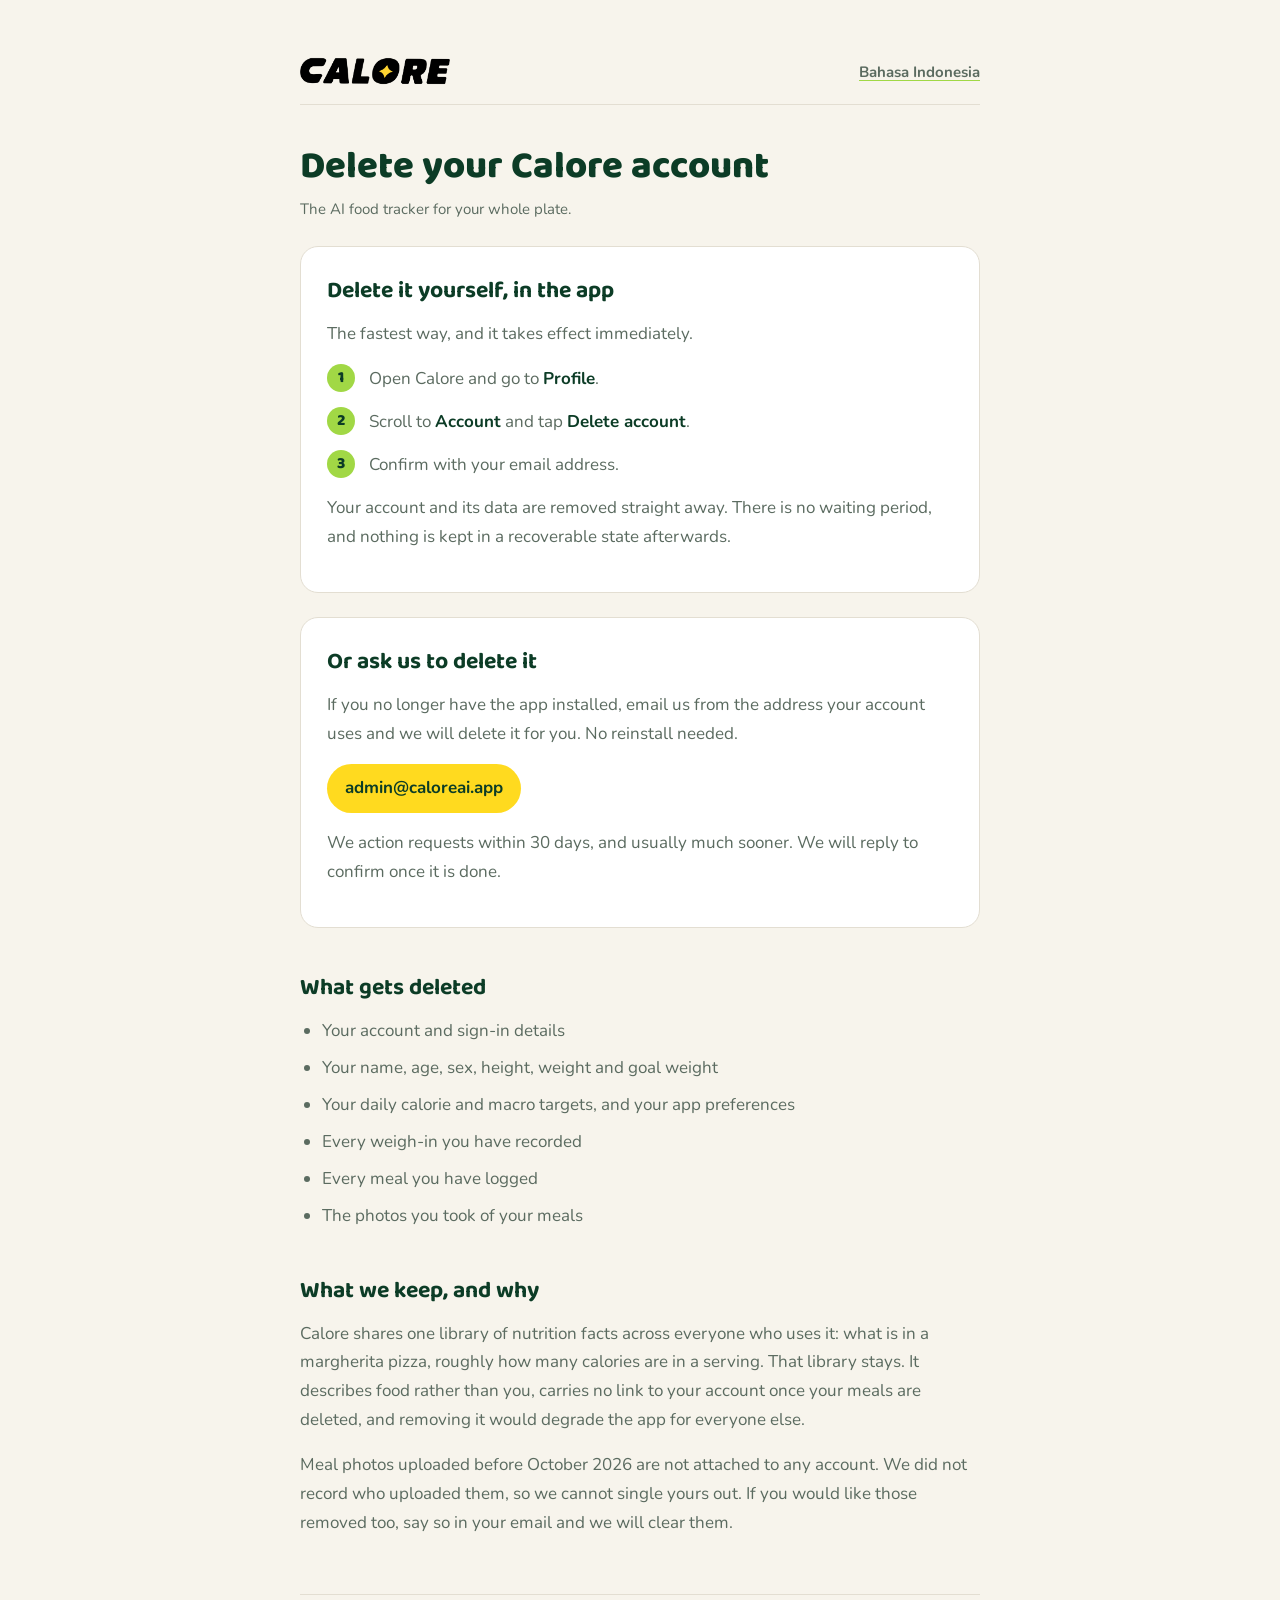
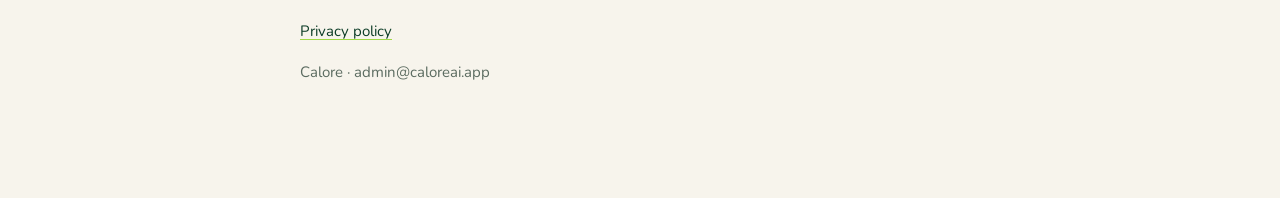
<file: delete-account/index.html>
<!DOCTYPE html>
<html lang="en">
<head>
<meta charset="utf-8">
<meta name="viewport" content="width=device-width, initial-scale=1">
<title>Delete your Calore account</title>
<meta name="description" content="How to delete your Calore account and all the data stored with it.">
<link rel="stylesheet" href="../style.css">
</head>
<body>
<main>
  <header><a class="wordmark" href="/privacy/"><img src="../calore-wordmark.png" alt="Calore"></a><a class="lang" href="../hapus-akun/">Bahasa Indonesia</a></header>

  <h1>Delete your Calore account</h1>
  <p class="updated">The AI food tracker for your whole plate.</p>

  <div class="card">
    <h2>Delete it yourself, in the app</h2>
    <p>The fastest way, and it takes effect immediately.</p>
    <ol class="steps">
      <li>Open Calore and go to <strong>Profile</strong>.</li>
      <li>Scroll to <strong>Account</strong> and tap <strong>Delete account</strong>.</li>
      <li>Confirm with your email address.</li>
    </ol>
    <p>Your account and its data are removed straight away. There is no waiting
      period, and nothing is kept in a recoverable state afterwards.</p>
  </div>

  <div class="card">
    <h2>Or ask us to delete it</h2>
    <p>If you no longer have the app installed, email us from the address your
      account uses and we will delete it for you. No reinstall needed.</p>
    <p><a class="email" href="mailto:admin@caloreai.app?subject=Delete%20my%20Calore%20account">admin@caloreai.app</a></p>
    <p>We action requests within 30 days, and usually much sooner. We will
      reply to confirm once it is done.</p>
  </div>

  <h2>What gets deleted</h2>
  <ul>
    <li>Your account and sign-in details</li>
    <li>Your name, age, sex, height, weight and goal weight</li>
    <li>Your daily calorie and macro targets, and your app preferences</li>
    <li>Every weigh-in you have recorded</li>
    <li>Every meal you have logged</li>
    <li>The photos you took of your meals</li>
  </ul>

  <h2>What we keep, and why</h2>
  <p>Calore shares one library of nutrition facts across everyone who uses it:
    what is in a margherita pizza, roughly how many calories are in a serving.
    That library stays. It describes food rather than you, carries no link to
    your account once your meals are deleted, and removing it would degrade the
    app for everyone else.</p>
  <p>Meal photos uploaded before October 2026 are not attached to any account.
    We did not record who uploaded them, so we cannot single yours out. If you
    would like those removed too, say so in your email and we will clear them.</p>

  <footer>
    <p><a href="../privacy/">Privacy policy</a></p>
    <p>Calore · admin@caloreai.app</p>
  </footer>
</main>
</body>
</html>
</file>
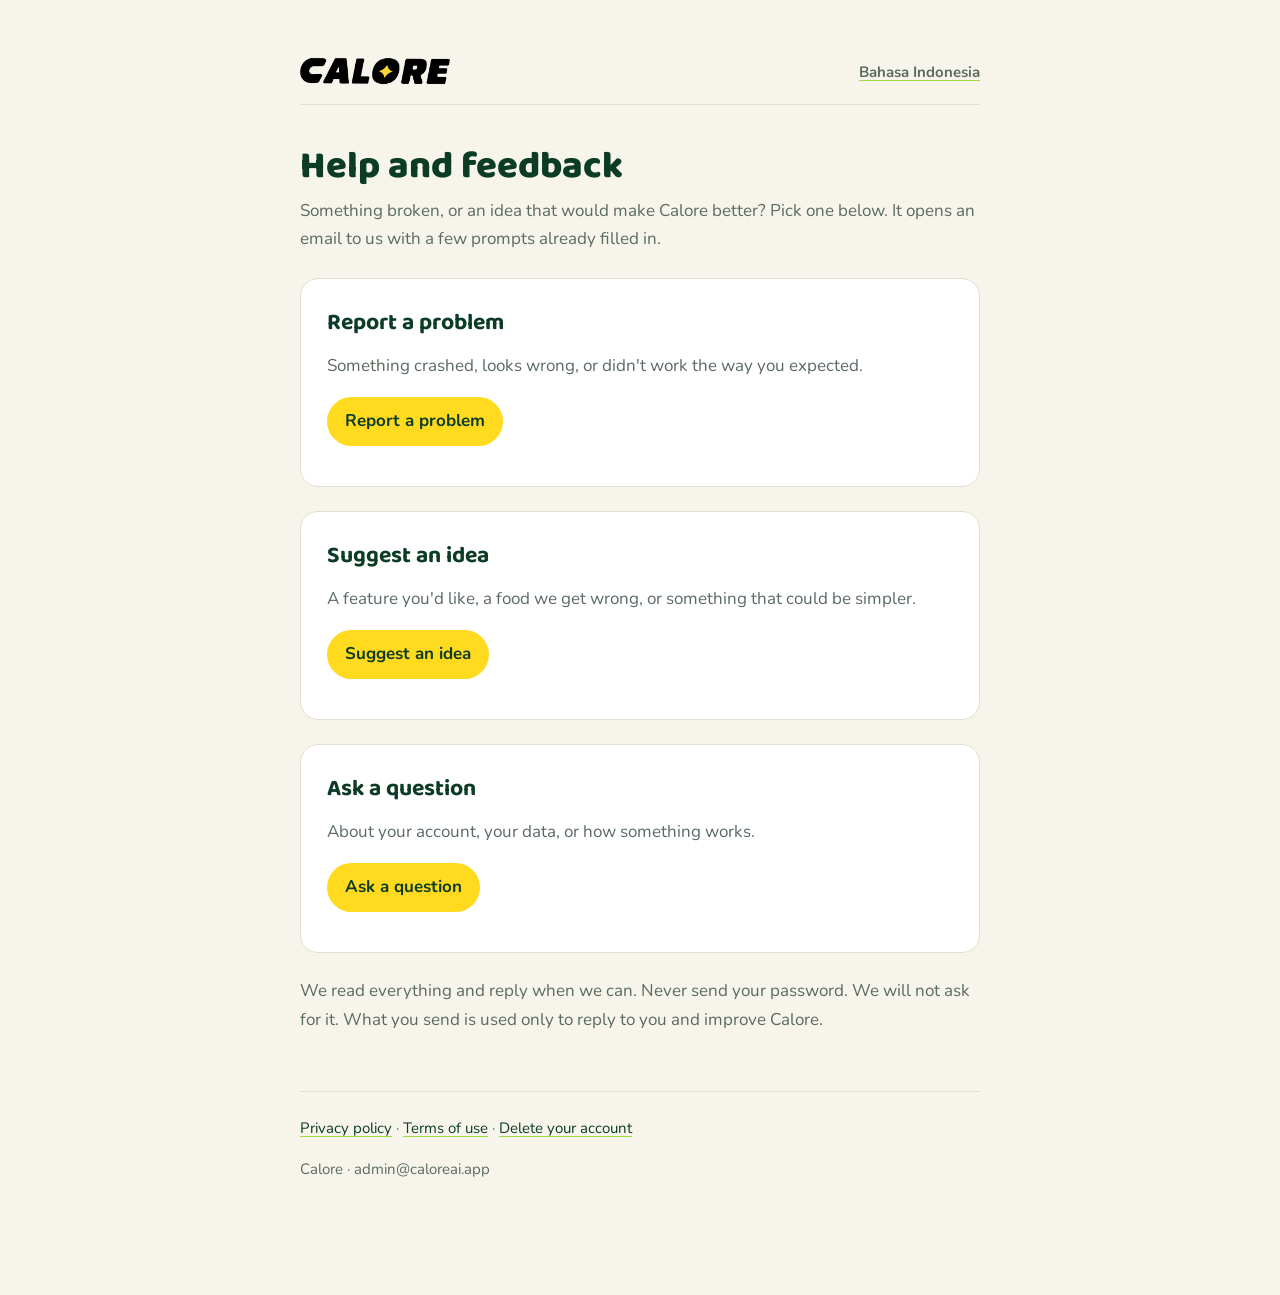
<file: feedback/index.html>
<!DOCTYPE html>
<html lang="en">
<head>
<meta charset="utf-8">
<meta name="viewport" content="width=device-width, initial-scale=1">
<title>Calore help and feedback</title>
<meta name="description" content="Report a problem with Calore, suggest an idea, or ask a question.">
<link rel="alternate" hreflang="en" href="https://caloreai.app/feedback/">
<link rel="alternate" hreflang="id" href="https://caloreai.app/feedback/id/">
<link rel="stylesheet" href="../style.css">
</head>
<body>
<main>
  <header><a class="wordmark" href="/feedback/"><img src="../calore-wordmark.png" alt="Calore"></a><a class="lang" href="id/">Bahasa Indonesia</a></header>

  <h1>Help and feedback</h1>
  <p>Something broken, or an idea that would make Calore better? Pick one below.
    It opens an email to us with a few prompts already filled in.</p>

  <div class="card">
    <h2>Report a problem</h2>
    <p>Something crashed, looks wrong, or didn't work the way you expected.</p>
    <p><a class="email" href="mailto:admin@caloreai.app?subject=Calore%20problem&amp;body=What%20happened%3A%0A%0AWhat%20I%20expected%3A%0A%0AMy%20phone%3A%0A%0ACalore%20version%20(at%20the%20bottom%20of%20Profile)%3A%0A">Report a problem</a></p>
  </div>

  <div class="card">
    <h2>Suggest an idea</h2>
    <p>A feature you'd like, a food we get wrong, or something that could be simpler.</p>
    <p><a class="email" href="mailto:admin@caloreai.app?subject=Calore%20idea&amp;body=My%20idea%3A%0A%0AWhy%20it%20would%20help%3A%0A">Suggest an idea</a></p>
  </div>

  <div class="card">
    <h2>Ask a question</h2>
    <p>About your account, your data, or how something works.</p>
    <p><a class="email" href="mailto:admin@caloreai.app?subject=Calore%20question">Ask a question</a></p>
  </div>

  <p>We read everything and reply when we can. Never send your password. We will
    not ask for it. What you send is used only to reply to you and improve Calore.</p>

  <footer>
    <p><a href="../privacy/">Privacy policy</a> · <a href="../terms/">Terms of use</a> · <a href="../delete-account/">Delete your account</a></p>
    <p>Calore · admin@caloreai.app</p>
  </footer>
</main>
</body>
</html>
</file>
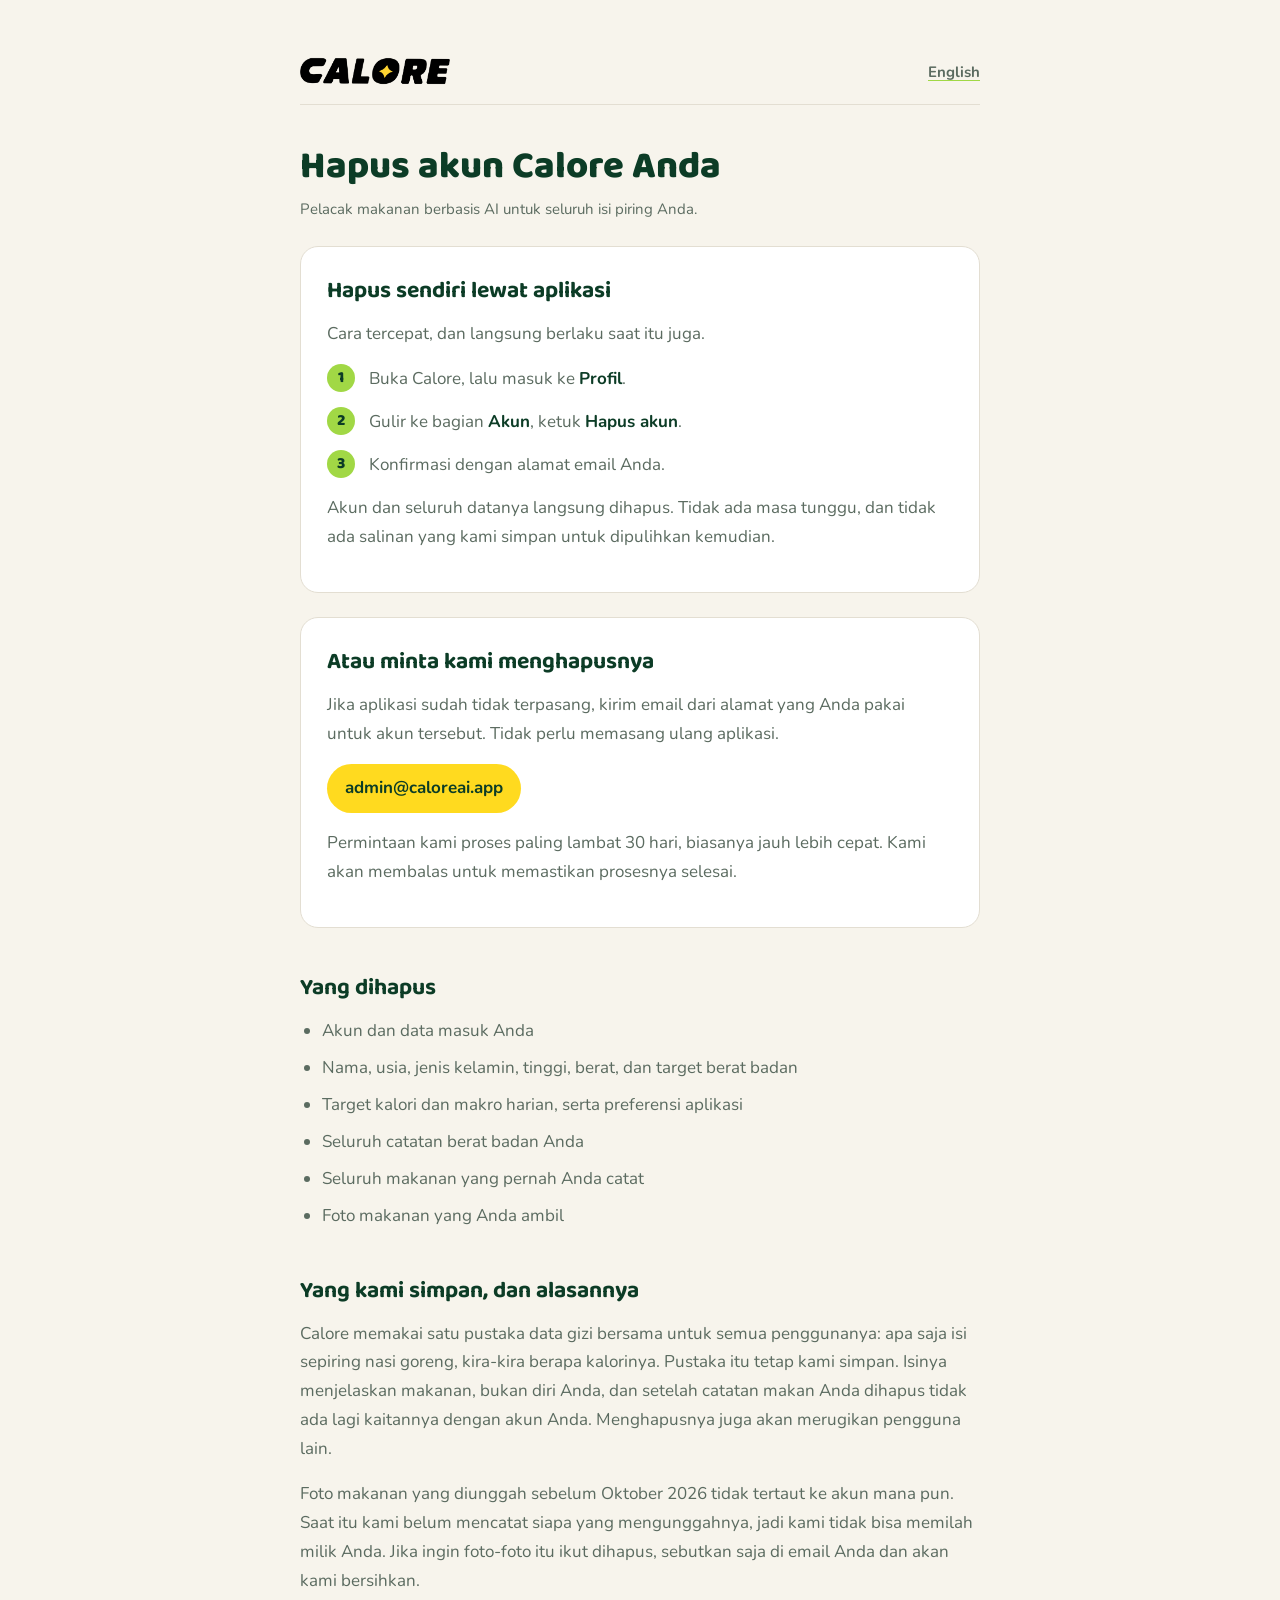
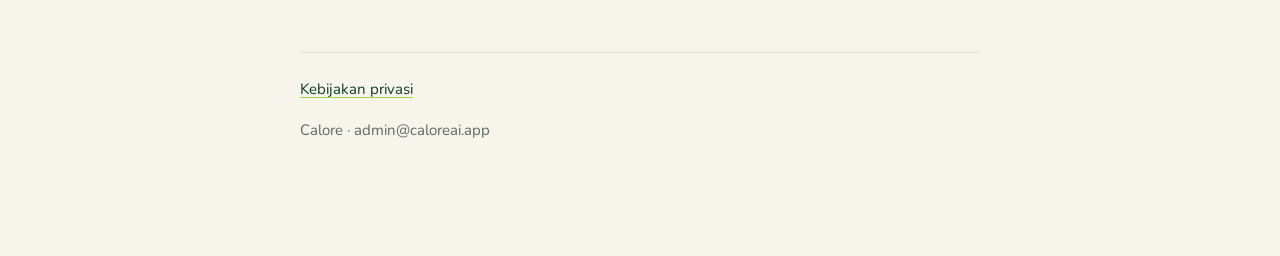
<file: hapus-akun/index.html>
<!DOCTYPE html>
<html lang="id">
<head>
<meta charset="utf-8">
<meta name="viewport" content="width=device-width, initial-scale=1">
<title>Hapus akun Calore Anda</title>
<meta name="description" content="Cara menghapus akun Calore beserta seluruh data yang tersimpan.">
<link rel="alternate" hreflang="en" href="https://caloreai.app/delete-account/">
<link rel="alternate" hreflang="id" href="https://caloreai.app/hapus-akun/">
<link rel="stylesheet" href="../style.css">
</head>
<body>
<main>
  <header><a class="wordmark" href="/privasi/"><img src="../calore-wordmark.png" alt="Calore"></a><a class="lang" href="../delete-account/">English</a></header>

  <h1>Hapus akun Calore Anda</h1>
  <p class="updated">Pelacak makanan berbasis AI untuk seluruh isi piring Anda.</p>

  <div class="card">
    <h2>Hapus sendiri lewat aplikasi</h2>
    <p>Cara tercepat, dan langsung berlaku saat itu juga.</p>
    <ol class="steps">
      <li>Buka Calore, lalu masuk ke <strong>Profil</strong>.</li>
      <li>Gulir ke bagian <strong>Akun</strong>, ketuk <strong>Hapus akun</strong>.</li>
      <li>Konfirmasi dengan alamat email Anda.</li>
    </ol>
    <p>Akun dan seluruh datanya langsung dihapus. Tidak ada masa tunggu, dan
      tidak ada salinan yang kami simpan untuk dipulihkan kemudian.</p>
  </div>

  <div class="card">
    <h2>Atau minta kami menghapusnya</h2>
    <p>Jika aplikasi sudah tidak terpasang, kirim email dari alamat yang Anda
      pakai untuk akun tersebut. Tidak perlu memasang ulang aplikasi.</p>
    <p><a class="email" href="mailto:admin@caloreai.app?subject=Hapus%20akun%20Calore%20saya">admin@caloreai.app</a></p>
    <p>Permintaan kami proses paling lambat 30 hari, biasanya jauh lebih cepat.
      Kami akan membalas untuk memastikan prosesnya selesai.</p>
  </div>

  <h2>Yang dihapus</h2>
  <ul>
    <li>Akun dan data masuk Anda</li>
    <li>Nama, usia, jenis kelamin, tinggi, berat, dan target berat badan</li>
    <li>Target kalori dan makro harian, serta preferensi aplikasi</li>
    <li>Seluruh catatan berat badan Anda</li>
    <li>Seluruh makanan yang pernah Anda catat</li>
    <li>Foto makanan yang Anda ambil</li>
  </ul>

  <h2>Yang kami simpan, dan alasannya</h2>
  <p>Calore memakai satu pustaka data gizi bersama untuk semua penggunanya:
    apa saja isi sepiring nasi goreng, kira-kira berapa kalorinya. Pustaka itu
    tetap kami simpan. Isinya menjelaskan makanan, bukan diri Anda, dan setelah
    catatan makan Anda dihapus tidak ada lagi kaitannya dengan akun Anda.
    Menghapusnya juga akan merugikan pengguna lain.</p>
  <p>Foto makanan yang diunggah sebelum Oktober 2026 tidak tertaut ke akun mana
    pun. Saat itu kami belum mencatat siapa yang mengunggahnya, jadi kami tidak
    bisa memilah milik Anda. Jika ingin foto-foto itu ikut dihapus, sebutkan
    saja di email Anda dan akan kami bersihkan.</p>

  <footer>
    <p><a href="../privasi/">Kebijakan privasi</a></p>
    <p>Calore · admin@caloreai.app</p>
  </footer>
</main>
</body>
</html>
</file>
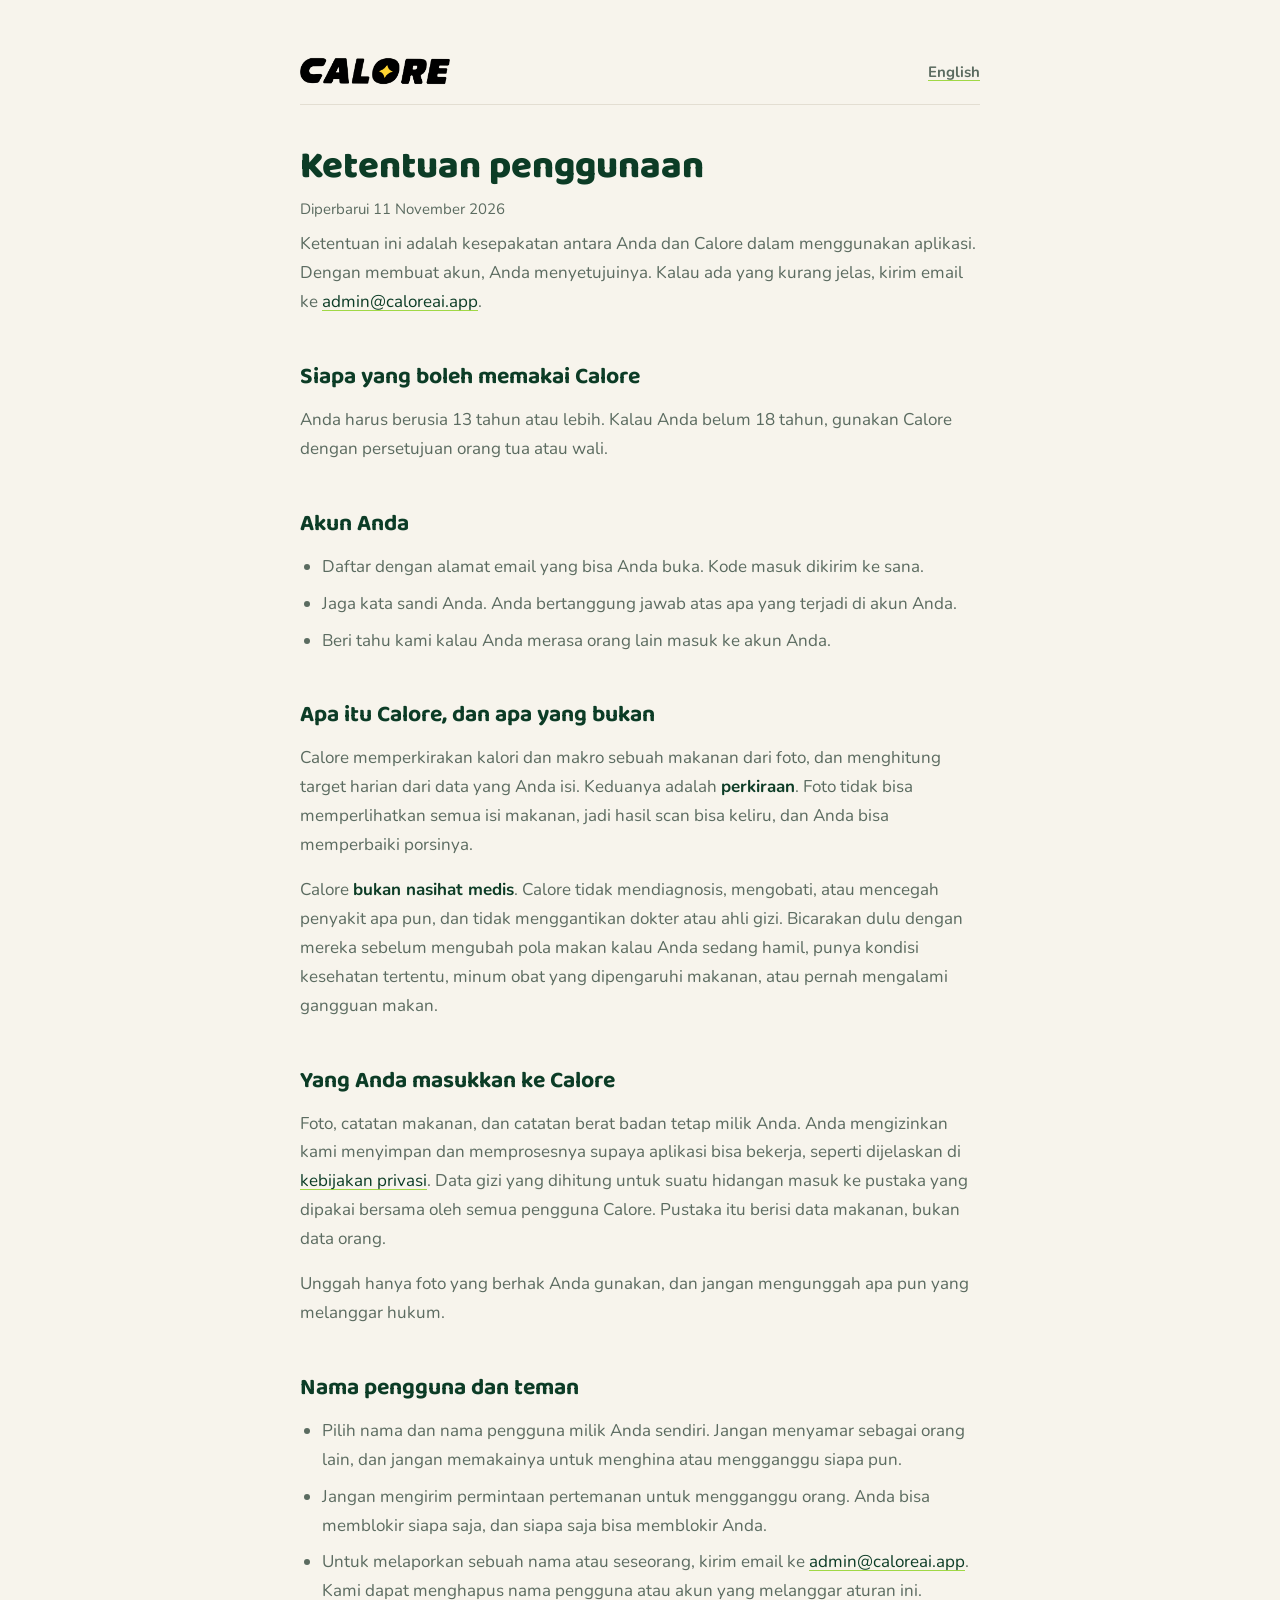
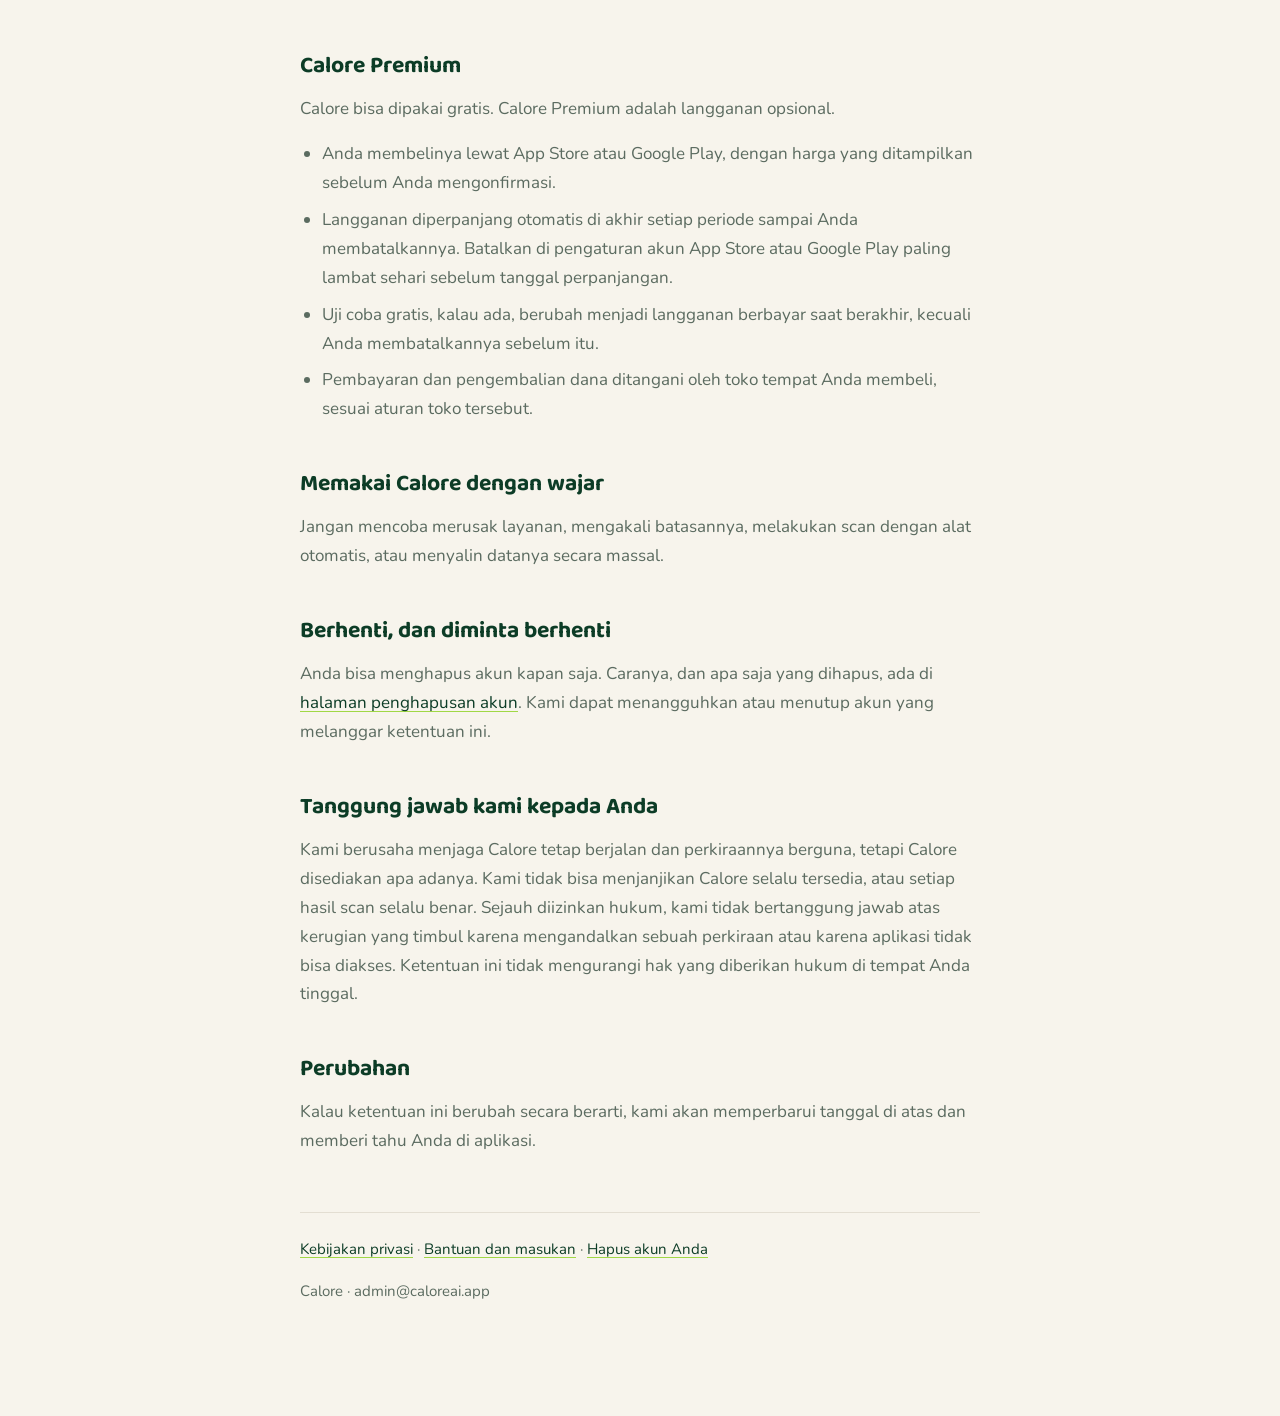
<file: ketentuan/index.html>
<!DOCTYPE html>
<html lang="id">
<head>
<meta charset="utf-8">
<meta name="viewport" content="width=device-width, initial-scale=1">
<title>Ketentuan penggunaan Calore</title>
<meta name="description" content="Kesepakatan antara Anda dan Calore: apa itu Calore, apa yang bukan, dan apa yang kita sepakati bersama.">
<link rel="alternate" hreflang="en" href="https://caloreai.app/terms/">
<link rel="alternate" hreflang="id" href="https://caloreai.app/ketentuan/">
<link rel="stylesheet" href="../style.css">
</head>
<body>
<main>
  <header><a class="wordmark" href="/ketentuan/"><img src="../calore-wordmark.png" alt="Calore"></a><a class="lang" href="../terms/">English</a></header>

  <h1>Ketentuan penggunaan</h1>
  <p class="updated">Diperbarui 11 November 2026</p>

  <p>Ketentuan ini adalah kesepakatan antara Anda dan Calore dalam menggunakan
    aplikasi. Dengan membuat akun, Anda menyetujuinya. Kalau ada yang kurang
    jelas, kirim email ke
    <a href="mailto:admin@caloreai.app">admin@caloreai.app</a>.</p>

  <h2>Siapa yang boleh memakai Calore</h2>
  <p>Anda harus berusia 13 tahun atau lebih. Kalau Anda belum 18 tahun, gunakan
    Calore dengan persetujuan orang tua atau wali.</p>

  <h2>Akun Anda</h2>
  <ul>
    <li>Daftar dengan alamat email yang bisa Anda buka. Kode masuk dikirim ke
      sana.</li>
    <li>Jaga kata sandi Anda. Anda bertanggung jawab atas apa yang terjadi di
      akun Anda.</li>
    <li>Beri tahu kami kalau Anda merasa orang lain masuk ke akun Anda.</li>
  </ul>

  <h2>Apa itu Calore, dan apa yang bukan</h2>
  <p>Calore memperkirakan kalori dan makro sebuah makanan dari foto, dan
    menghitung target harian dari data yang Anda isi. Keduanya adalah
    <strong>perkiraan</strong>. Foto tidak bisa memperlihatkan semua isi
    makanan, jadi hasil scan bisa keliru, dan Anda bisa memperbaiki porsinya.</p>
  <p>Calore <strong>bukan nasihat medis</strong>. Calore tidak mendiagnosis,
    mengobati, atau mencegah penyakit apa pun, dan tidak menggantikan dokter
    atau ahli gizi. Bicarakan dulu dengan mereka sebelum mengubah pola makan
    kalau Anda sedang hamil, punya kondisi kesehatan tertentu, minum obat yang
    dipengaruhi makanan, atau pernah mengalami gangguan makan.</p>

  <h2>Yang Anda masukkan ke Calore</h2>
  <p>Foto, catatan makanan, dan catatan berat badan tetap milik Anda. Anda
    mengizinkan kami menyimpan dan memprosesnya supaya aplikasi bisa bekerja,
    seperti dijelaskan di <a href="../privasi/">kebijakan privasi</a>. Data
    gizi yang dihitung untuk suatu hidangan masuk ke pustaka yang dipakai
    bersama oleh semua pengguna Calore. Pustaka itu berisi data makanan, bukan
    data orang.</p>
  <p>Unggah hanya foto yang berhak Anda gunakan, dan jangan mengunggah apa pun
    yang melanggar hukum.</p>

  <h2>Nama pengguna dan teman</h2>
  <ul>
    <li>Pilih nama dan nama pengguna milik Anda sendiri. Jangan menyamar
      sebagai orang lain, dan jangan memakainya untuk menghina atau mengganggu
      siapa pun.</li>
    <li>Jangan mengirim permintaan pertemanan untuk mengganggu orang. Anda bisa
      memblokir siapa saja, dan siapa saja bisa memblokir Anda.</li>
    <li>Untuk melaporkan sebuah nama atau seseorang, kirim email ke
      <a href="mailto:admin@caloreai.app?subject=Laporkan%20akun%20Calore">admin@caloreai.app</a>.
      Kami dapat menghapus nama pengguna atau akun yang melanggar aturan
      ini.</li>
  </ul>

  <h2>Calore Premium</h2>
  <p>Calore bisa dipakai gratis. Calore Premium adalah langganan opsional.</p>
  <ul>
    <li>Anda membelinya lewat App Store atau Google Play, dengan harga yang
      ditampilkan sebelum Anda mengonfirmasi.</li>
    <li>Langganan diperpanjang otomatis di akhir setiap periode sampai Anda
      membatalkannya. Batalkan di pengaturan akun App Store atau Google Play
      paling lambat sehari sebelum tanggal perpanjangan.</li>
    <li>Uji coba gratis, kalau ada, berubah menjadi langganan berbayar saat
      berakhir, kecuali Anda membatalkannya sebelum itu.</li>
    <li>Pembayaran dan pengembalian dana ditangani oleh toko tempat Anda
      membeli, sesuai aturan toko tersebut.</li>
  </ul>

  <h2>Memakai Calore dengan wajar</h2>
  <p>Jangan mencoba merusak layanan, mengakali batasannya, melakukan scan
    dengan alat otomatis, atau menyalin datanya secara massal.</p>

  <h2>Berhenti, dan diminta berhenti</h2>
  <p>Anda bisa menghapus akun kapan saja. Caranya, dan apa saja yang dihapus,
    ada di <a href="../hapus-akun/">halaman penghapusan akun</a>. Kami dapat
    menangguhkan atau menutup akun yang melanggar ketentuan ini.</p>

  <h2>Tanggung jawab kami kepada Anda</h2>
  <p>Kami berusaha menjaga Calore tetap berjalan dan perkiraannya berguna,
    tetapi Calore disediakan apa adanya. Kami tidak bisa menjanjikan Calore
    selalu tersedia, atau setiap hasil scan selalu benar. Sejauh diizinkan
    hukum, kami tidak bertanggung jawab atas kerugian yang timbul karena
    mengandalkan sebuah perkiraan atau karena aplikasi tidak bisa diakses.
    Ketentuan ini tidak mengurangi hak yang diberikan hukum di tempat Anda
    tinggal.</p>

  <h2>Perubahan</h2>
  <p>Kalau ketentuan ini berubah secara berarti, kami akan memperbarui tanggal
    di atas dan memberi tahu Anda di aplikasi.</p>

  <footer>
    <p><a href="../privasi/">Kebijakan privasi</a> · <a href="../feedback/id/">Bantuan dan masukan</a> · <a href="../hapus-akun/">Hapus akun Anda</a></p>
    <p>Calore · admin@caloreai.app</p>
  </footer>
</main>
</body>
</html>
</file>
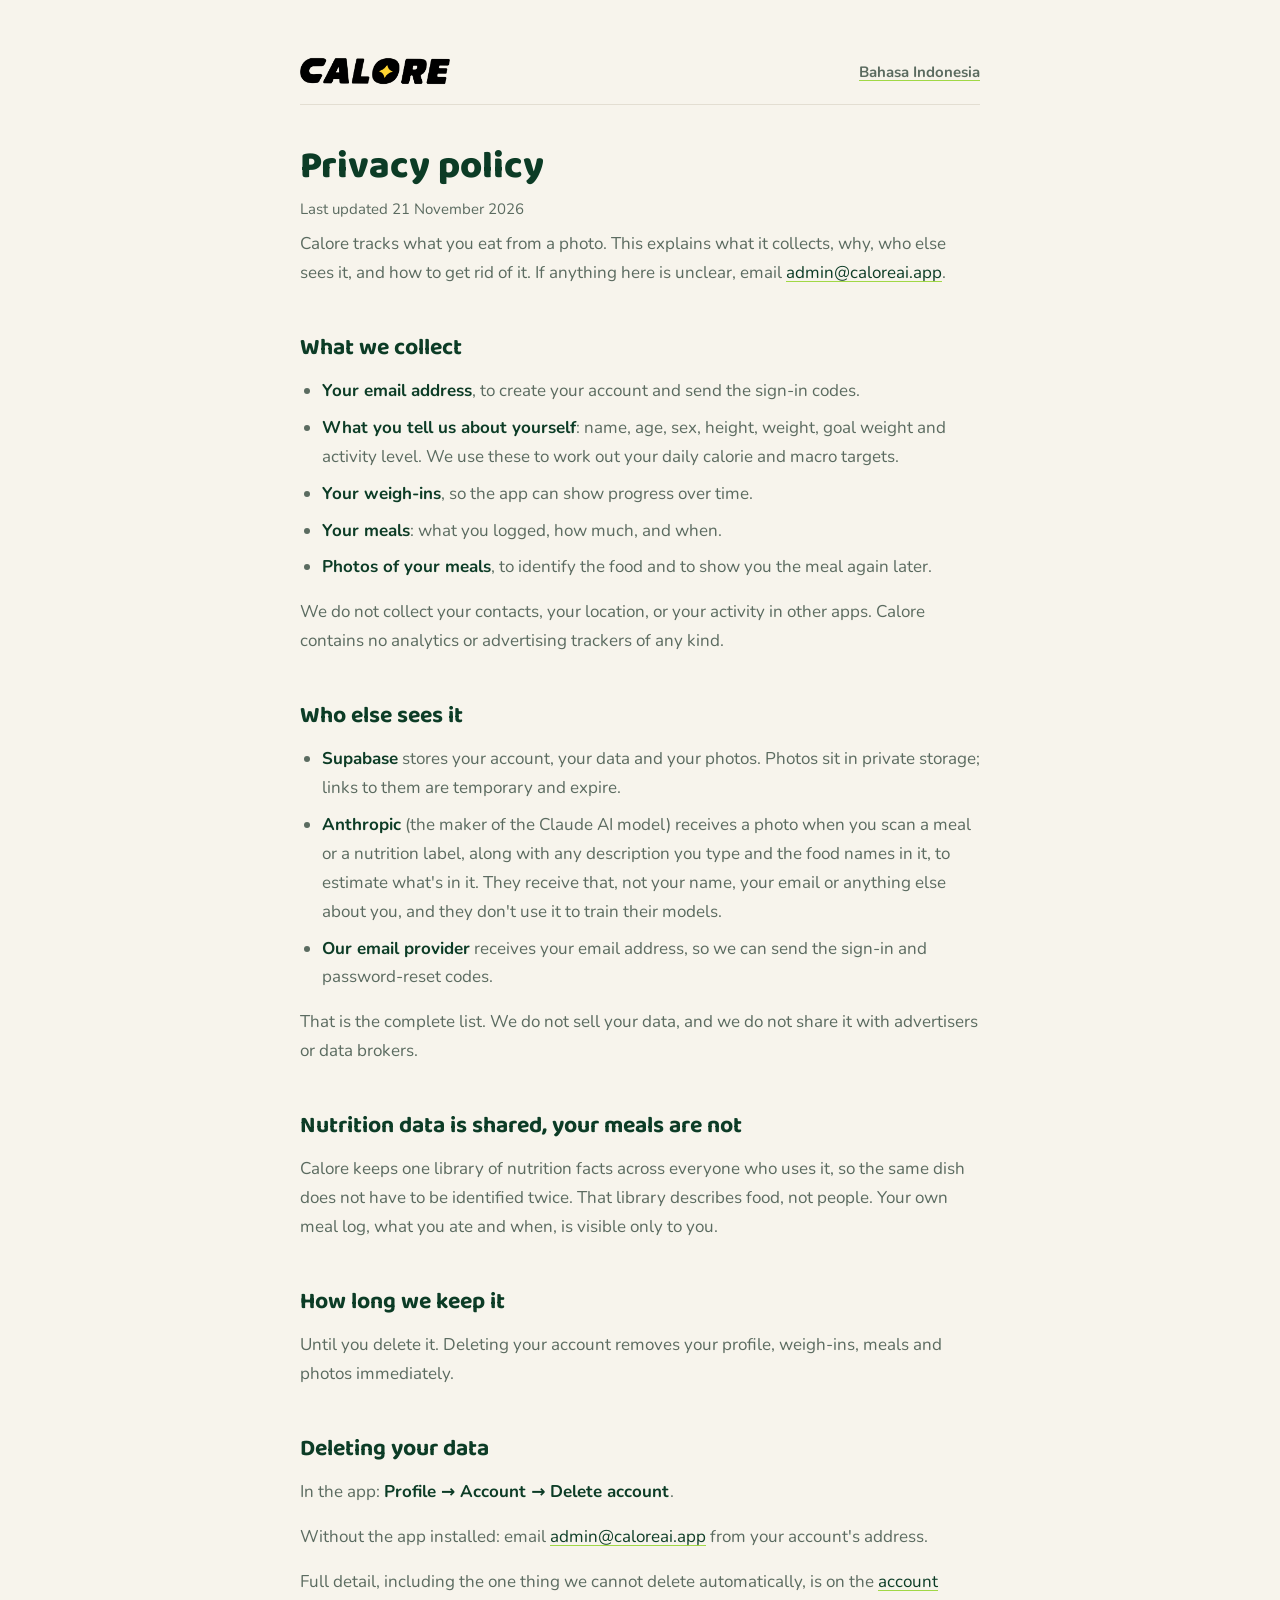
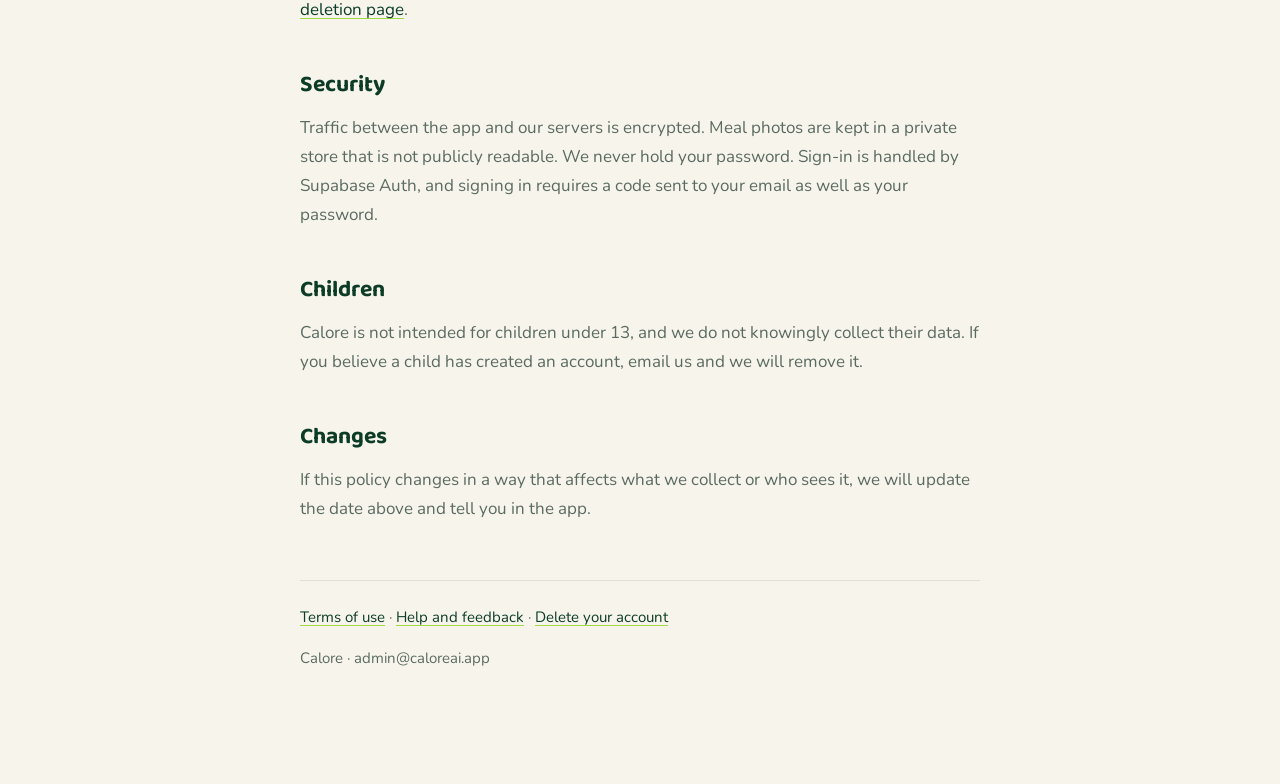
<file: privacy/index.html>
<!DOCTYPE html>
<html lang="en">
<head>
<meta charset="utf-8">
<meta name="viewport" content="width=device-width, initial-scale=1">
<title>Calore privacy policy</title>
<meta name="description" content="What Calore collects, why, who it is shared with, and how to delete it.">
<link rel="stylesheet" href="../style.css">
</head>
<body>
<main>
  <header><a class="wordmark" href="/privacy/"><img src="../calore-wordmark.png" alt="Calore"></a><a class="lang" href="../privasi/">Bahasa Indonesia</a></header>

  <h1>Privacy policy</h1>
  <p class="updated">Last updated 21 November 2026</p>

  <p>Calore tracks what you eat from a photo. This explains what it collects,
    why, who else sees it, and how to get rid of it. If anything here is
    unclear, email <a href="mailto:admin@caloreai.app">admin@caloreai.app</a>.</p>

  <h2>What we collect</h2>
  <ul>
    <li><strong>Your email address</strong>, to create your account and send
      the sign-in codes.</li>
    <li><strong>What you tell us about yourself</strong>: name, age, sex,
      height, weight, goal weight and activity level. We use these to work out
      your daily calorie and macro targets.</li>
    <li><strong>Your weigh-ins</strong>, so the app can show progress over
      time.</li>
    <li><strong>Your meals</strong>: what you logged, how much, and when.</li>
    <li><strong>Photos of your meals</strong>, to identify the food and to show
      you the meal again later.</li>
  </ul>
  <p>We do not collect your contacts, your location, or your activity in other
    apps. Calore contains no analytics or advertising trackers of any kind.</p>

  <h2>Who else sees it</h2>
  <ul>
    <li><strong>Supabase</strong> stores your account, your data and your
      photos. Photos sit in private storage; links to them are temporary and
      expire.</li>
    <li><strong>Anthropic</strong> (the maker of the Claude AI model) receives
      a photo when you scan a meal or a nutrition label, along with any
      description you type and the food names in it, to estimate what's in
      it. They receive that, not your name, your email or anything else about
      you, and they don't use it to train their models.</li>
    <li><strong>Our email provider</strong> receives your email address, so we
      can send the sign-in and password-reset codes.</li>
  </ul>
  <p>That is the complete list. We do not sell your data, and we do not share
    it with advertisers or data brokers.</p>

  <h2>Nutrition data is shared, your meals are not</h2>
  <p>Calore keeps one library of nutrition facts across everyone who uses it, so
    the same dish does not have to be identified twice. That library describes
    food, not people. Your own meal log, what you ate and when, is visible
    only to you.</p>

  <h2>How long we keep it</h2>
  <p>Until you delete it. Deleting your account removes your profile,
    weigh-ins, meals and photos immediately.</p>

  <h2>Deleting your data</h2>
  <p>In the app: <strong>Profile → Account → Delete account</strong>.</p>
  <p>Without the app installed: email
    <a href="mailto:admin@caloreai.app?subject=Delete%20my%20Calore%20account">admin@caloreai.app</a>
    from your account's address.</p>
  <p>Full detail, including the one thing we cannot delete automatically, is on
    the <a href="../delete-account/">account deletion page</a>.</p>

  <h2>Security</h2>
  <p>Traffic between the app and our servers is encrypted. Meal photos are kept
    in a private store that is not publicly readable. We never hold your
    password. Sign-in is handled by Supabase Auth, and signing in requires a
    code sent to your email as well as your password.</p>

  <h2>Children</h2>
  <p>Calore is not intended for children under 13, and we do not knowingly
    collect their data. If you believe a child has created an account, email us
    and we will remove it.</p>

  <h2>Changes</h2>
  <p>If this policy changes in a way that affects what we collect or who sees
    it, we will update the date above and tell you in the app.</p>

  <footer>
    <p><a href="../terms/">Terms of use</a> · <a href="../feedback/">Help and feedback</a> · <a href="../delete-account/">Delete your account</a></p>
    <p>Calore · admin@caloreai.app</p>
  </footer>
</main>
</body>
</html>
</file>
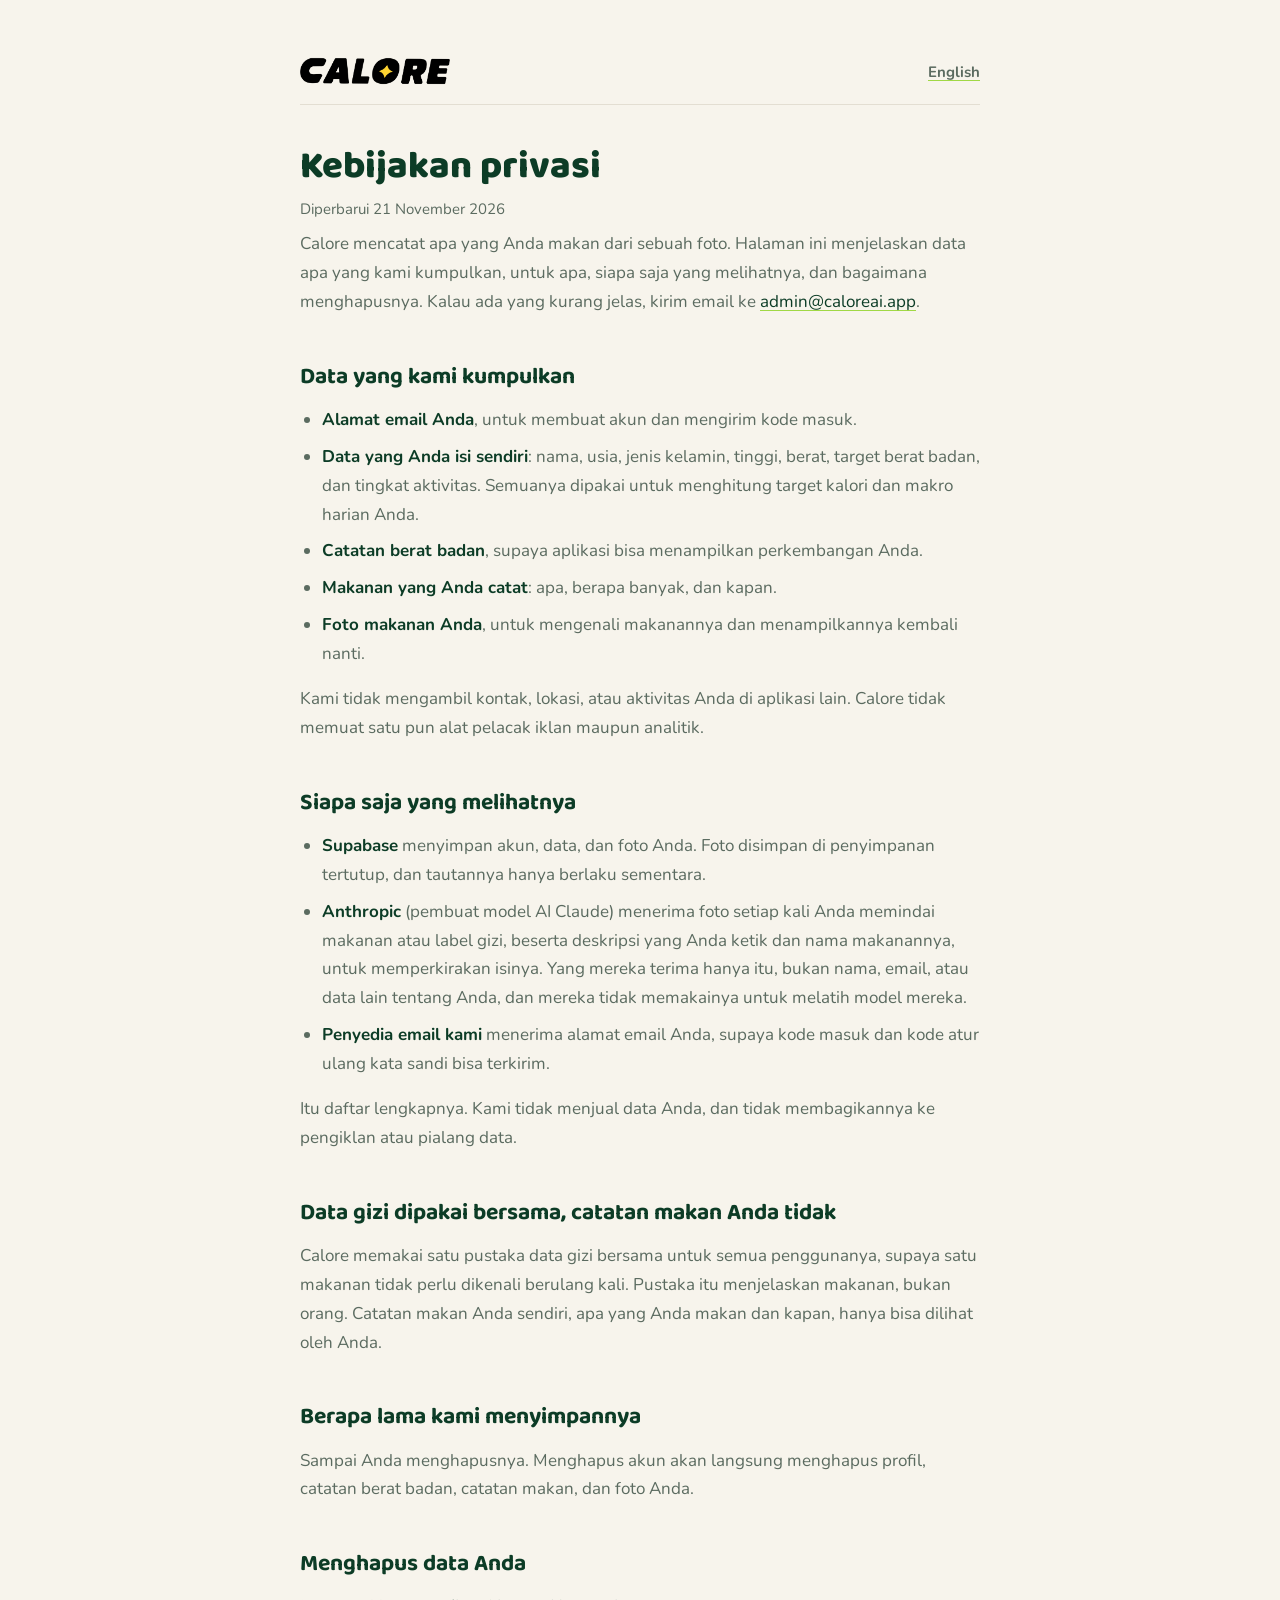
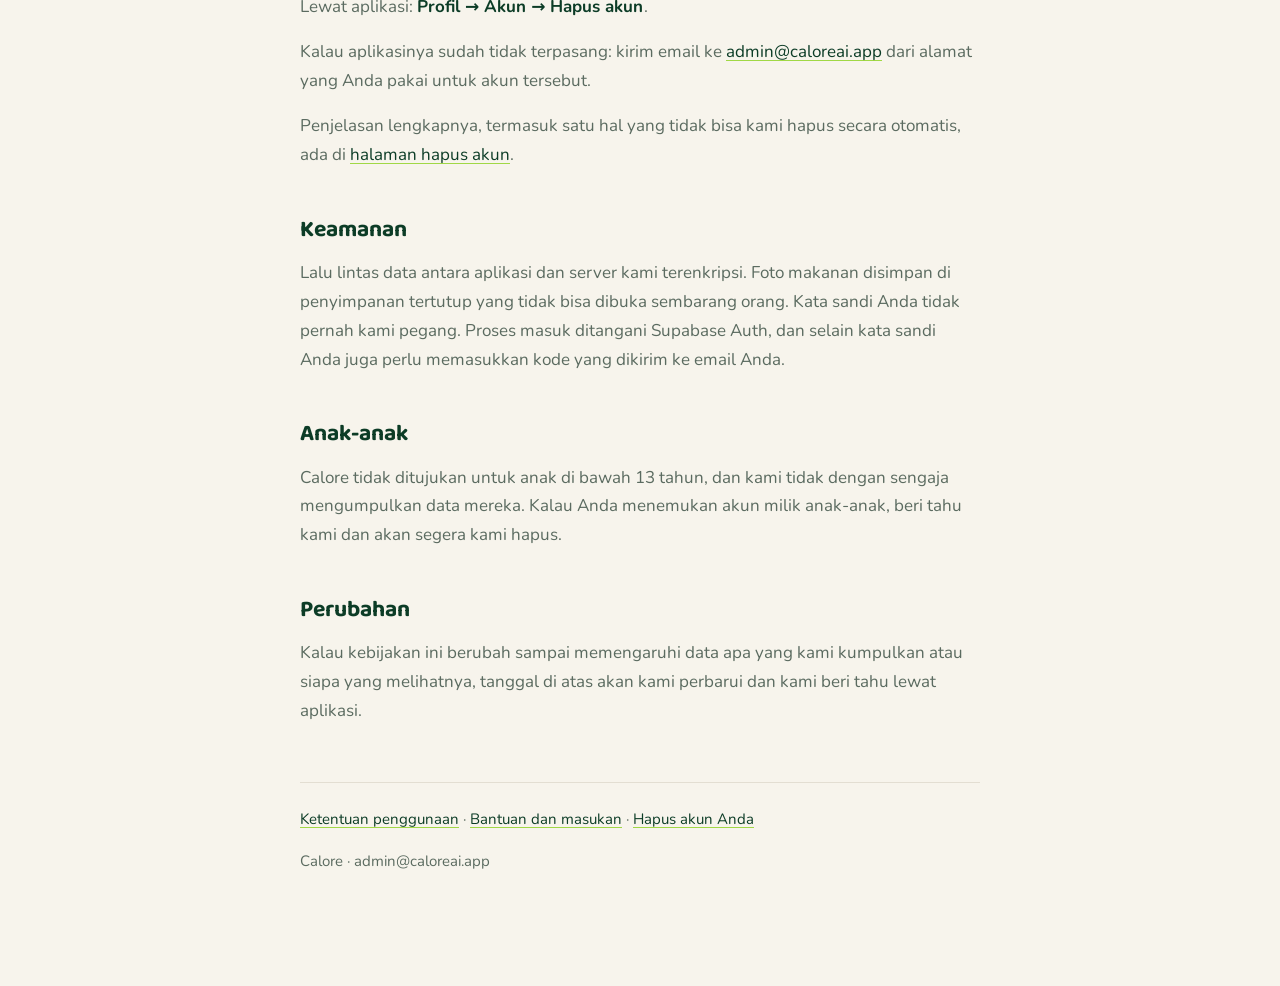
<file: privasi/index.html>
<!DOCTYPE html>
<html lang="id">
<head>
<meta charset="utf-8">
<meta name="viewport" content="width=device-width, initial-scale=1">
<title>Kebijakan privasi Calore</title>
<meta name="description" content="Apa yang Calore kumpulkan, untuk apa, siapa saja yang melihatnya, dan cara menghapusnya.">
<link rel="alternate" hreflang="en" href="https://caloreai.app/privacy/">
<link rel="alternate" hreflang="id" href="https://caloreai.app/privasi/">
<link rel="stylesheet" href="../style.css">
</head>
<body>
<main>
  <header><a class="wordmark" href="/privasi/"><img src="../calore-wordmark.png" alt="Calore"></a><a class="lang" href="../privacy/">English</a></header>

  <h1>Kebijakan privasi</h1>
  <p class="updated">Diperbarui 21 November 2026</p>

  <p>Calore mencatat apa yang Anda makan dari sebuah foto. Halaman ini
    menjelaskan data apa yang kami kumpulkan, untuk apa, siapa saja yang
    melihatnya, dan bagaimana menghapusnya. Kalau ada yang kurang jelas, kirim
    email ke <a href="mailto:admin@caloreai.app">admin@caloreai.app</a>.</p>

  <h2>Data yang kami kumpulkan</h2>
  <ul>
    <li><strong>Alamat email Anda</strong>, untuk membuat akun dan mengirim kode
      masuk.</li>
    <li><strong>Data yang Anda isi sendiri</strong>: nama, usia, jenis kelamin,
      tinggi, berat, target berat badan, dan tingkat aktivitas. Semuanya dipakai
      untuk menghitung target kalori dan makro harian Anda.</li>
    <li><strong>Catatan berat badan</strong>, supaya aplikasi bisa menampilkan
      perkembangan Anda.</li>
    <li><strong>Makanan yang Anda catat</strong>: apa, berapa banyak, dan
      kapan.</li>
    <li><strong>Foto makanan Anda</strong>, untuk mengenali makanannya dan
      menampilkannya kembali nanti.</li>
  </ul>
  <p>Kami tidak mengambil kontak, lokasi, atau aktivitas Anda di aplikasi lain.
    Calore tidak memuat satu pun alat pelacak iklan maupun analitik.</p>

  <h2>Siapa saja yang melihatnya</h2>
  <ul>
    <li><strong>Supabase</strong> menyimpan akun, data, dan foto Anda. Foto
      disimpan di penyimpanan tertutup, dan tautannya hanya berlaku
      sementara.</li>
    <li><strong>Anthropic</strong> (pembuat model AI Claude) menerima foto
      setiap kali Anda memindai makanan atau label gizi, beserta deskripsi
      yang Anda ketik dan nama makanannya, untuk memperkirakan isinya. Yang
      mereka terima hanya itu, bukan nama, email, atau data lain tentang Anda,
      dan mereka tidak memakainya untuk melatih model mereka.</li>
    <li><strong>Penyedia email kami</strong> menerima alamat email Anda, supaya
      kode masuk dan kode atur ulang kata sandi bisa terkirim.</li>
  </ul>
  <p>Itu daftar lengkapnya. Kami tidak menjual data Anda, dan tidak
    membagikannya ke pengiklan atau pialang data.</p>

  <h2>Data gizi dipakai bersama, catatan makan Anda tidak</h2>
  <p>Calore memakai satu pustaka data gizi bersama untuk semua penggunanya,
    supaya satu makanan tidak perlu dikenali berulang kali. Pustaka itu
    menjelaskan makanan, bukan orang. Catatan makan Anda sendiri, apa yang Anda
    makan dan kapan, hanya bisa dilihat oleh Anda.</p>

  <h2>Berapa lama kami menyimpannya</h2>
  <p>Sampai Anda menghapusnya. Menghapus akun akan langsung menghapus profil,
    catatan berat badan, catatan makan, dan foto Anda.</p>

  <h2>Menghapus data Anda</h2>
  <p>Lewat aplikasi: <strong>Profil → Akun → Hapus akun</strong>.</p>
  <p>Kalau aplikasinya sudah tidak terpasang: kirim email ke
    <a href="mailto:admin@caloreai.app?subject=Hapus%20akun%20Calore%20saya">admin@caloreai.app</a>
    dari alamat yang Anda pakai untuk akun tersebut.</p>
  <p>Penjelasan lengkapnya, termasuk satu hal yang tidak bisa kami hapus secara
    otomatis, ada di <a href="../hapus-akun/">halaman hapus akun</a>.</p>

  <h2>Keamanan</h2>
  <p>Lalu lintas data antara aplikasi dan server kami terenkripsi. Foto makanan
    disimpan di penyimpanan tertutup yang tidak bisa dibuka sembarang orang.
    Kata sandi Anda tidak pernah kami pegang. Proses masuk ditangani Supabase
    Auth, dan selain kata sandi Anda juga perlu memasukkan kode yang dikirim ke
    email Anda.</p>

  <h2>Anak-anak</h2>
  <p>Calore tidak ditujukan untuk anak di bawah 13 tahun, dan kami tidak dengan
    sengaja mengumpulkan data mereka. Kalau Anda menemukan akun milik anak-anak,
    beri tahu kami dan akan segera kami hapus.</p>

  <h2>Perubahan</h2>
  <p>Kalau kebijakan ini berubah sampai memengaruhi data apa yang kami kumpulkan
    atau siapa yang melihatnya, tanggal di atas akan kami perbarui dan kami
    beri tahu lewat aplikasi.</p>

  <footer>
    <p><a href="../ketentuan/">Ketentuan penggunaan</a> · <a href="../feedback/id/">Bantuan dan masukan</a> · <a href="../hapus-akun/">Hapus akun Anda</a></p>
    <p>Calore · admin@caloreai.app</p>
  </footer>
</main>
</body>
</html>
</file>
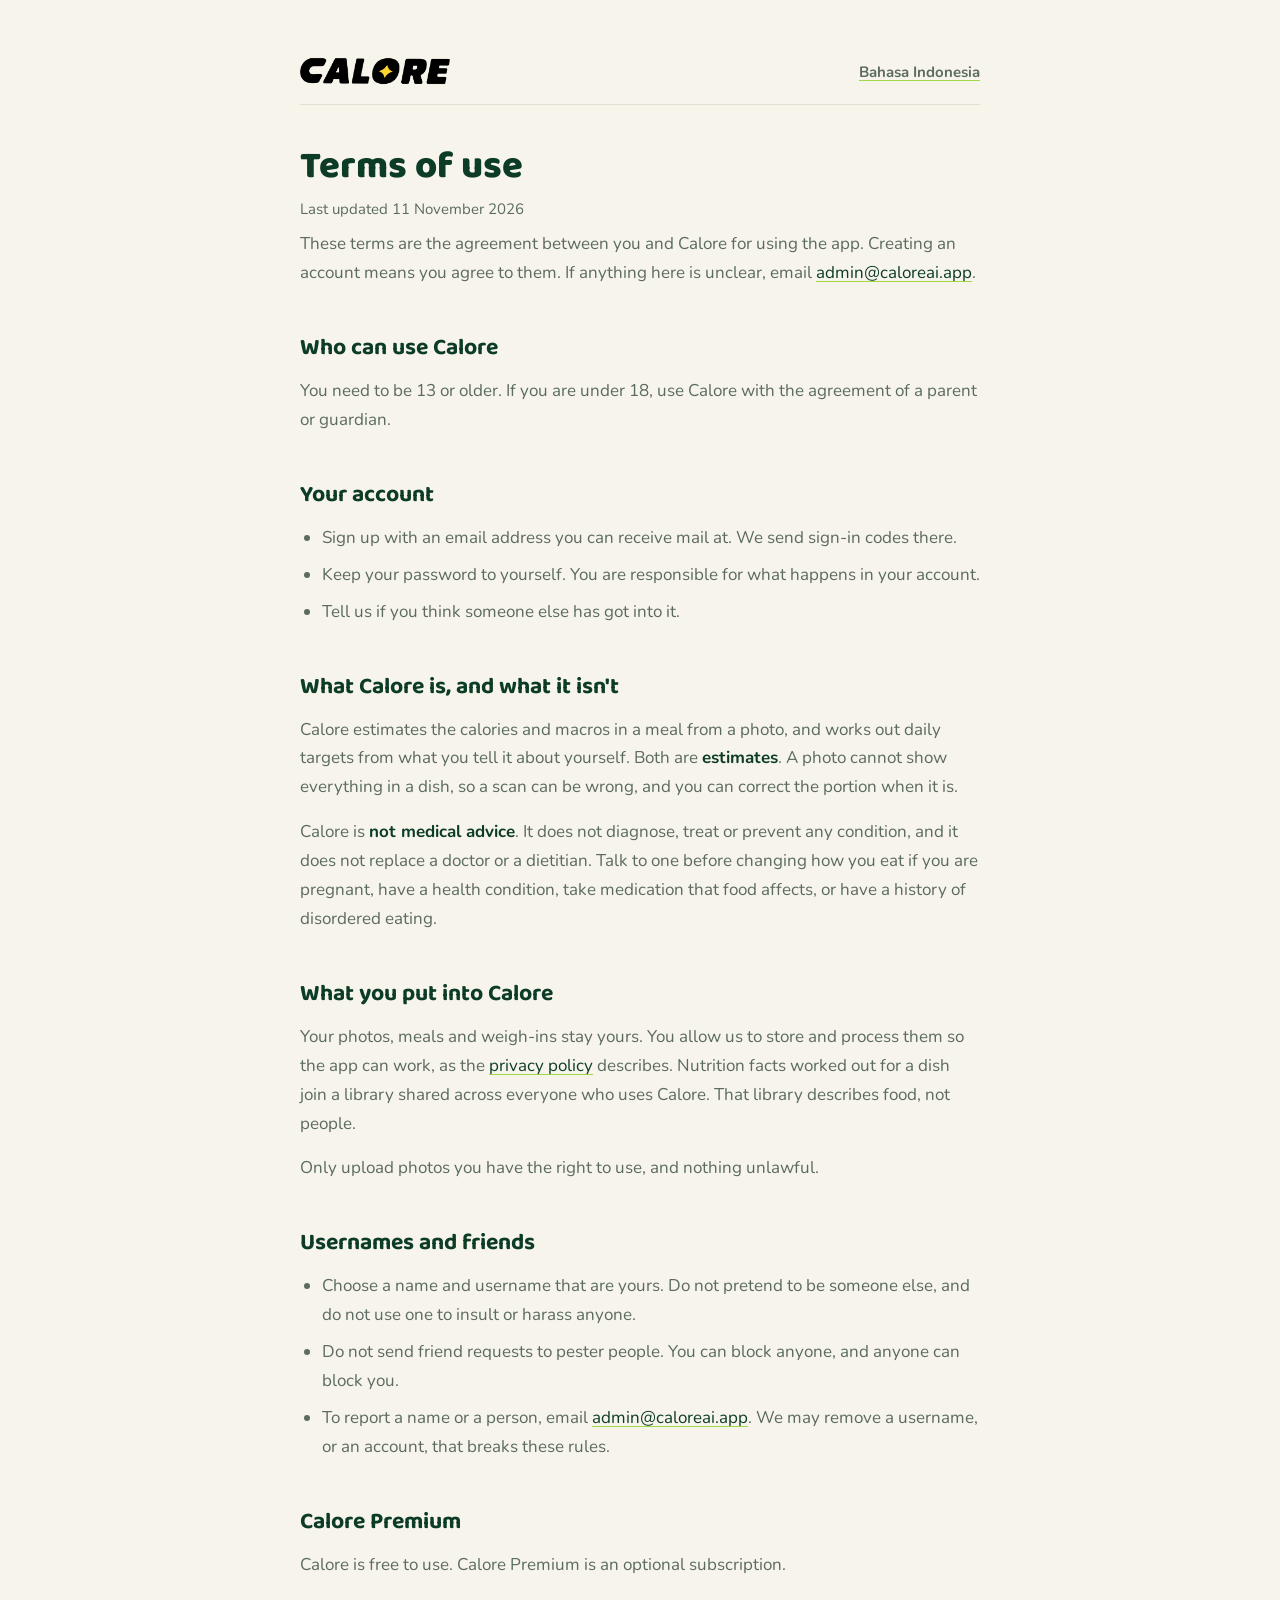
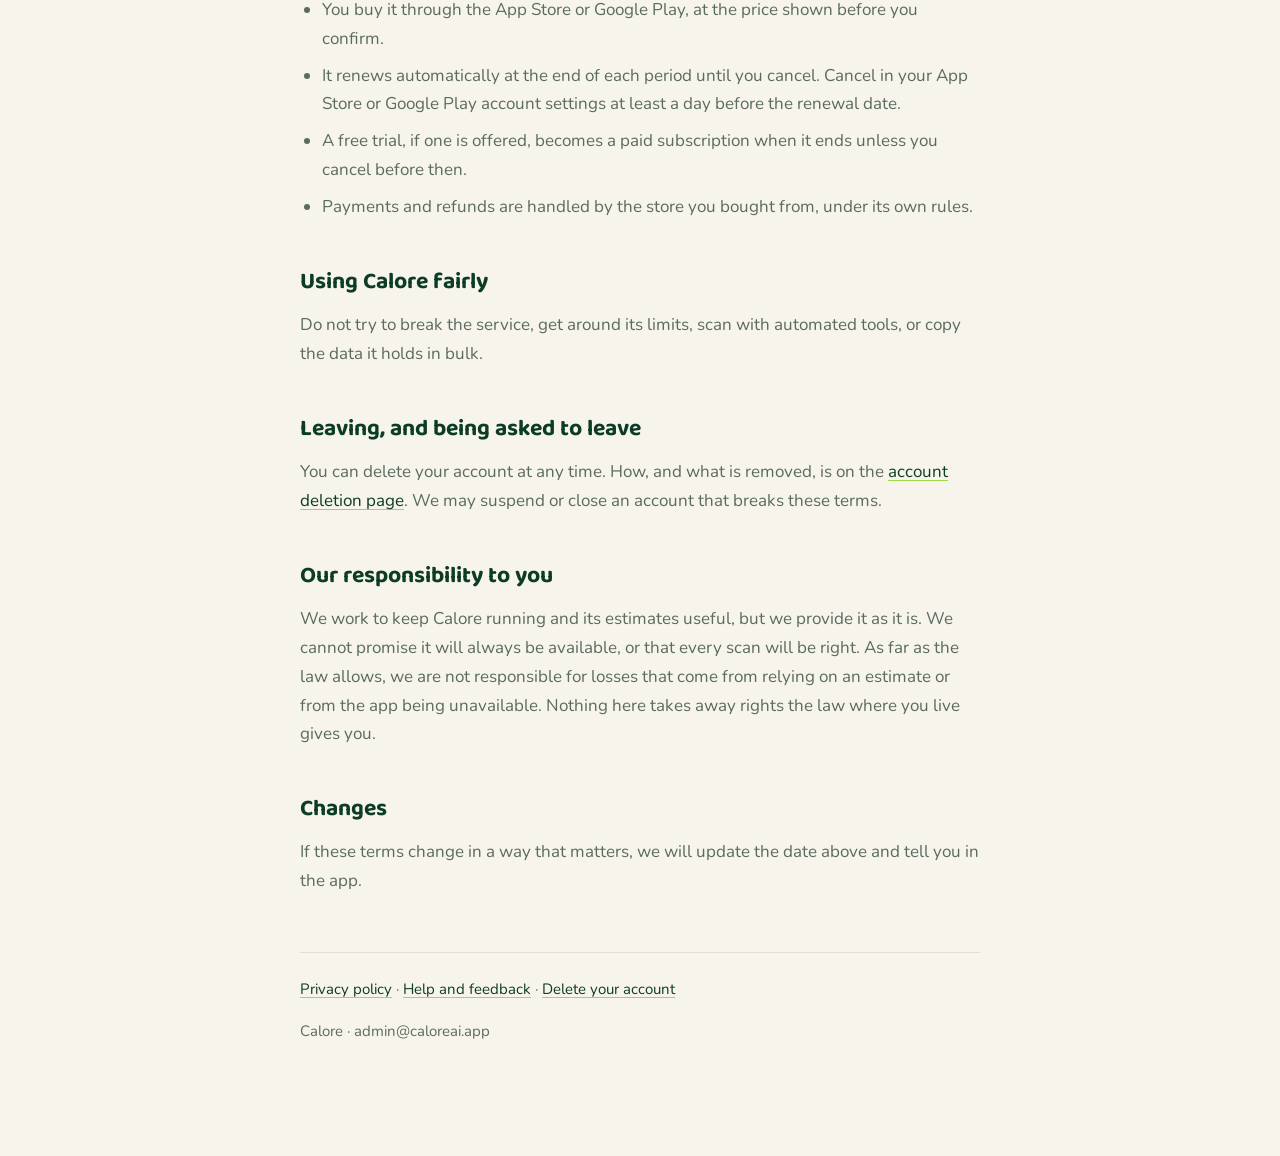
<file: terms/index.html>
<!DOCTYPE html>
<html lang="en">
<head>
<meta charset="utf-8">
<meta name="viewport" content="width=device-width, initial-scale=1">
<title>Calore terms of use</title>
<meta name="description" content="The agreement between you and Calore: what the app is, what it isn't, and what we each agree to.">
<link rel="alternate" hreflang="en" href="https://caloreai.app/terms/">
<link rel="alternate" hreflang="id" href="https://caloreai.app/ketentuan/">
<link rel="stylesheet" href="../style.css">
</head>
<body>
<main>
  <header><a class="wordmark" href="/terms/"><img src="../calore-wordmark.png" alt="Calore"></a><a class="lang" href="../ketentuan/">Bahasa Indonesia</a></header>

  <h1>Terms of use</h1>
  <p class="updated">Last updated 11 November 2026</p>

  <p>These terms are the agreement between you and Calore for using the app.
    Creating an account means you agree to them. If anything here is unclear,
    email <a href="mailto:admin@caloreai.app">admin@caloreai.app</a>.</p>

  <h2>Who can use Calore</h2>
  <p>You need to be 13 or older. If you are under 18, use Calore with the
    agreement of a parent or guardian.</p>

  <h2>Your account</h2>
  <ul>
    <li>Sign up with an email address you can receive mail at. We send sign-in
      codes there.</li>
    <li>Keep your password to yourself. You are responsible for what happens in
      your account.</li>
    <li>Tell us if you think someone else has got into it.</li>
  </ul>

  <h2>What Calore is, and what it isn't</h2>
  <p>Calore estimates the calories and macros in a meal from a photo, and works
    out daily targets from what you tell it about yourself. Both are
    <strong>estimates</strong>. A photo cannot show everything in a dish, so a
    scan can be wrong, and you can correct the portion when it is.</p>
  <p>Calore is <strong>not medical advice</strong>. It does not diagnose, treat
    or prevent any condition, and it does not replace a doctor or a dietitian.
    Talk to one before changing how you eat if you are pregnant, have a health
    condition, take medication that food affects, or have a history of
    disordered eating.</p>

  <h2>What you put into Calore</h2>
  <p>Your photos, meals and weigh-ins stay yours. You allow us to store and
    process them so the app can work, as the
    <a href="../privacy/">privacy policy</a> describes. Nutrition facts worked
    out for a dish join a library shared across everyone who uses Calore. That
    library describes food, not people.</p>
  <p>Only upload photos you have the right to use, and nothing unlawful.</p>

  <h2>Usernames and friends</h2>
  <ul>
    <li>Choose a name and username that are yours. Do not pretend to be someone
      else, and do not use one to insult or harass anyone.</li>
    <li>Do not send friend requests to pester people. You can block anyone, and
      anyone can block you.</li>
    <li>To report a name or a person, email
      <a href="mailto:admin@caloreai.app?subject=Report%20a%20Calore%20account">admin@caloreai.app</a>.
      We may remove a username, or an account, that breaks these rules.</li>
  </ul>

  <h2>Calore Premium</h2>
  <p>Calore is free to use. Calore Premium is an optional subscription.</p>
  <ul>
    <li>You buy it through the App Store or Google Play, at the price shown
      before you confirm.</li>
    <li>It renews automatically at the end of each period until you cancel.
      Cancel in your App Store or Google Play account settings at least a day
      before the renewal date.</li>
    <li>A free trial, if one is offered, becomes a paid subscription when it
      ends unless you cancel before then.</li>
    <li>Payments and refunds are handled by the store you bought from, under
      its own rules.</li>
  </ul>

  <h2>Using Calore fairly</h2>
  <p>Do not try to break the service, get around its limits, scan with
    automated tools, or copy the data it holds in bulk.</p>

  <h2>Leaving, and being asked to leave</h2>
  <p>You can delete your account at any time. How, and what is removed, is on
    the <a href="../delete-account/">account deletion page</a>. We may suspend
    or close an account that breaks these terms.</p>

  <h2>Our responsibility to you</h2>
  <p>We work to keep Calore running and its estimates useful, but we provide it
    as it is. We cannot promise it will always be available, or that every scan
    will be right. As far as the law allows, we are not responsible for losses
    that come from relying on an estimate or from the app being unavailable.
    Nothing here takes away rights the law where you live gives you.</p>

  <h2>Changes</h2>
  <p>If these terms change in a way that matters, we will update the date above
    and tell you in the app.</p>

  <footer>
    <p><a href="../privacy/">Privacy policy</a> · <a href="../feedback/">Help and feedback</a> · <a href="../delete-account/">Delete your account</a></p>
    <p>Calore · admin@caloreai.app</p>
  </footer>
</main>
</body>
</html>
</file>
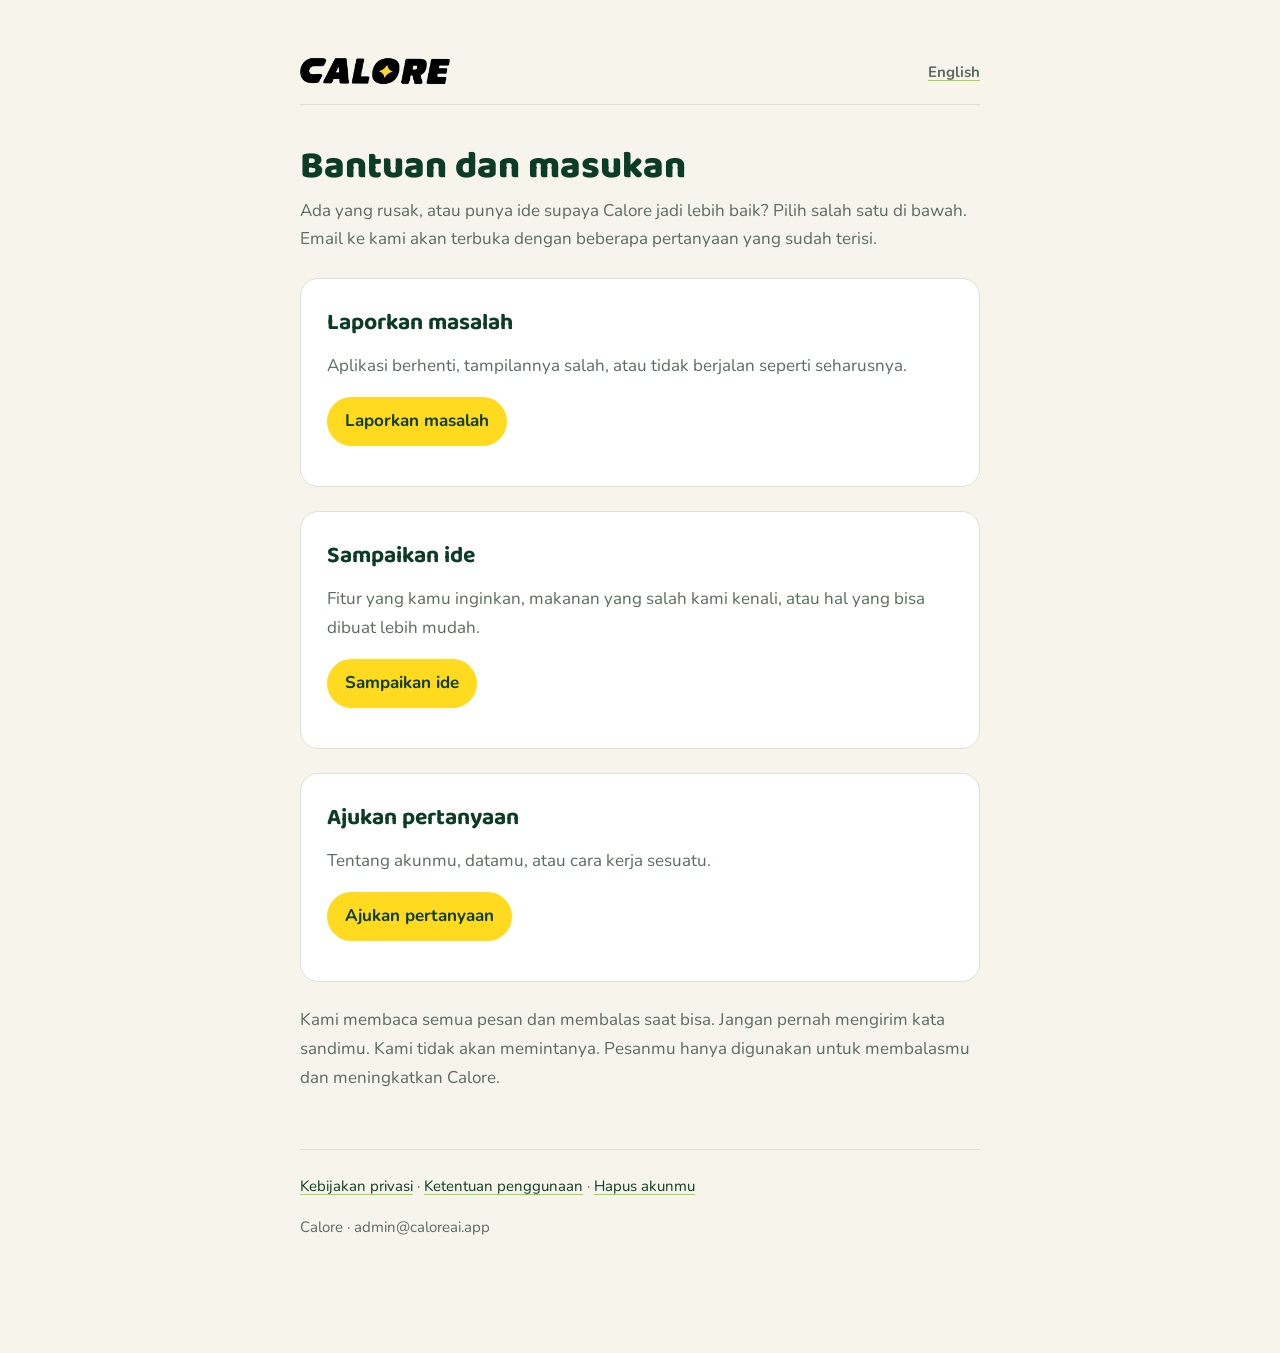
<file: feedback/id/index.html>
<!DOCTYPE html>
<html lang="id">
<head>
<meta charset="utf-8">
<meta name="viewport" content="width=device-width, initial-scale=1">
<title>Bantuan dan masukan Calore</title>
<meta name="description" content="Laporkan masalah di Calore, sampaikan ide, atau ajukan pertanyaan.">
<link rel="alternate" hreflang="en" href="https://caloreai.app/feedback/">
<link rel="alternate" hreflang="id" href="https://caloreai.app/feedback/id/">
<link rel="stylesheet" href="../../style.css">
</head>
<body>
<main>
  <header><a class="wordmark" href="/feedback/id/"><img src="../../calore-wordmark.png" alt="Calore"></a><a class="lang" href="../">English</a></header>

  <h1>Bantuan dan masukan</h1>
  <p>Ada yang rusak, atau punya ide supaya Calore jadi lebih baik? Pilih salah
    satu di bawah. Email ke kami akan terbuka dengan beberapa pertanyaan yang
    sudah terisi.</p>

  <div class="card">
    <h2>Laporkan masalah</h2>
    <p>Aplikasi berhenti, tampilannya salah, atau tidak berjalan seperti seharusnya.</p>
    <p><a class="email" href="mailto:admin@caloreai.app?subject=Masalah%20Calore&amp;body=Apa%20yang%20terjadi%3A%0A%0AYang%20seharusnya%20terjadi%3A%0A%0AHP%20saya%3A%0A%0AVersi%20Calore%20(di%20bagian%20bawah%20Profil)%3A%0A">Laporkan masalah</a></p>
  </div>

  <div class="card">
    <h2>Sampaikan ide</h2>
    <p>Fitur yang kamu inginkan, makanan yang salah kami kenali, atau hal yang bisa dibuat lebih mudah.</p>
    <p><a class="email" href="mailto:admin@caloreai.app?subject=Ide%20untuk%20Calore&amp;body=Ide%20saya%3A%0A%0AKenapa%20ini%20membantu%3A%0A">Sampaikan ide</a></p>
  </div>

  <div class="card">
    <h2>Ajukan pertanyaan</h2>
    <p>Tentang akunmu, datamu, atau cara kerja sesuatu.</p>
    <p><a class="email" href="mailto:admin@caloreai.app?subject=Pertanyaan%20tentang%20Calore">Ajukan pertanyaan</a></p>
  </div>

  <p>Kami membaca semua pesan dan membalas saat bisa. Jangan pernah mengirim kata
    sandimu. Kami tidak akan memintanya. Pesanmu hanya digunakan untuk membalasmu
    dan meningkatkan Calore.</p>

  <footer>
    <p><a href="../../privasi/">Kebijakan privasi</a> · <a href="../../ketentuan/">Ketentuan penggunaan</a> · <a href="../../hapus-akun/">Hapus akunmu</a></p>
    <p>Calore · admin@caloreai.app</p>
  </footer>
</main>
</body>
</html>
</file>
<file: style.css>
/* Calore: shared styles for the public pages.
   Palette and type follow the brand guide, so the site and the app read as
   one product. Baloo 2 for headlines, Nunito for body. */
@import url('https://fonts.googleapis.com/css2?family=Baloo+2:wght@600;800&family=Nunito:wght@400;600;700&display=swap');
:root {
  --forest: #0c3c26;
  --lime: #a1d845;
  --sun: #ffda1f;
  --background: #f7f4ec;
  --surface: #ffffff;
  --text-secondary: #5b6b60;
  --border: #e3ded2;
}

* { box-sizing: border-box; }

body {
  margin: 0;
  padding: 0 24px 96px;
  background: var(--background);
  color: var(--forest);
  font: 400 17px/1.7 Nunito, system-ui, -apple-system, "Segoe UI", sans-serif;
}

main { max-width: 680px; margin: 0 auto; }

header {
  padding: 56px 0 8px;
  border-bottom: 1px solid var(--border);
  margin-bottom: 40px;
}

.wordmark { display: inline-block; line-height: 0; }
.wordmark img { height: 30px; width: auto; }

h1, h2 { font-family: "Baloo 2", Nunito, system-ui, sans-serif; }
h1 { font-size: 38px; font-weight: 800; line-height: 1.15; margin: 28px 0 8px; }
h2 { font-size: 23px; font-weight: 700; margin: 40px 0 10px; }
p, li { color: var(--text-secondary); }
p { margin: 0 0 16px; }
ul { margin: 0 0 16px; padding-left: 22px; }
li { margin-bottom: 8px; }
strong { color: var(--forest); }
a { color: var(--forest); text-decoration-color: var(--lime); text-underline-offset: 3px; }

.updated { font-size: 15px; color: var(--text-secondary); margin: 0 0 8px; }

.card {
  background: var(--surface);
  border: 1px solid var(--border);
  border-radius: 18px;
  padding: 24px 26px;
  margin: 24px 0;
}

.card h2 { margin-top: 0; }

.steps { counter-reset: step; list-style: none; padding: 0; margin: 0; }
.steps li {
  counter-increment: step;
  position: relative;
  padding-left: 42px;
  margin-bottom: 14px;
}
.steps li::before {
  content: counter(step);
  position: absolute;
  left: 0;
  top: -1px;
  width: 28px;
  height: 28px;
  border-radius: 50%;
  background: var(--lime);
  color: var(--forest);
  font-family: "Baloo 2", Nunito, sans-serif;
  font-weight: 800;
  font-size: 16px;
  display: grid;
  place-items: center;
}

.email {
  display: inline-block;
  font-weight: 700;
  background: var(--sun);
  color: var(--forest);
  padding: 10px 18px;
  border-radius: 999px;
  text-decoration: none;
}

footer {
  margin-top: 56px;
  padding-top: 24px;
  border-top: 1px solid var(--border);
  font-size: 15px;
  color: var(--text-secondary);
}

@media (max-width: 520px) {
  h1 { font-size: 28px; }
  body { padding: 0 18px 72px; }
}

/* Language switch. Both markets get their own page rather than a translation,
   so the link names the language in that language. */
.lang {
  float: right;
  margin-top: 4px;
  font-size: 15px;
  font-weight: 700;
  color: var(--text-secondary);
}
</file>
